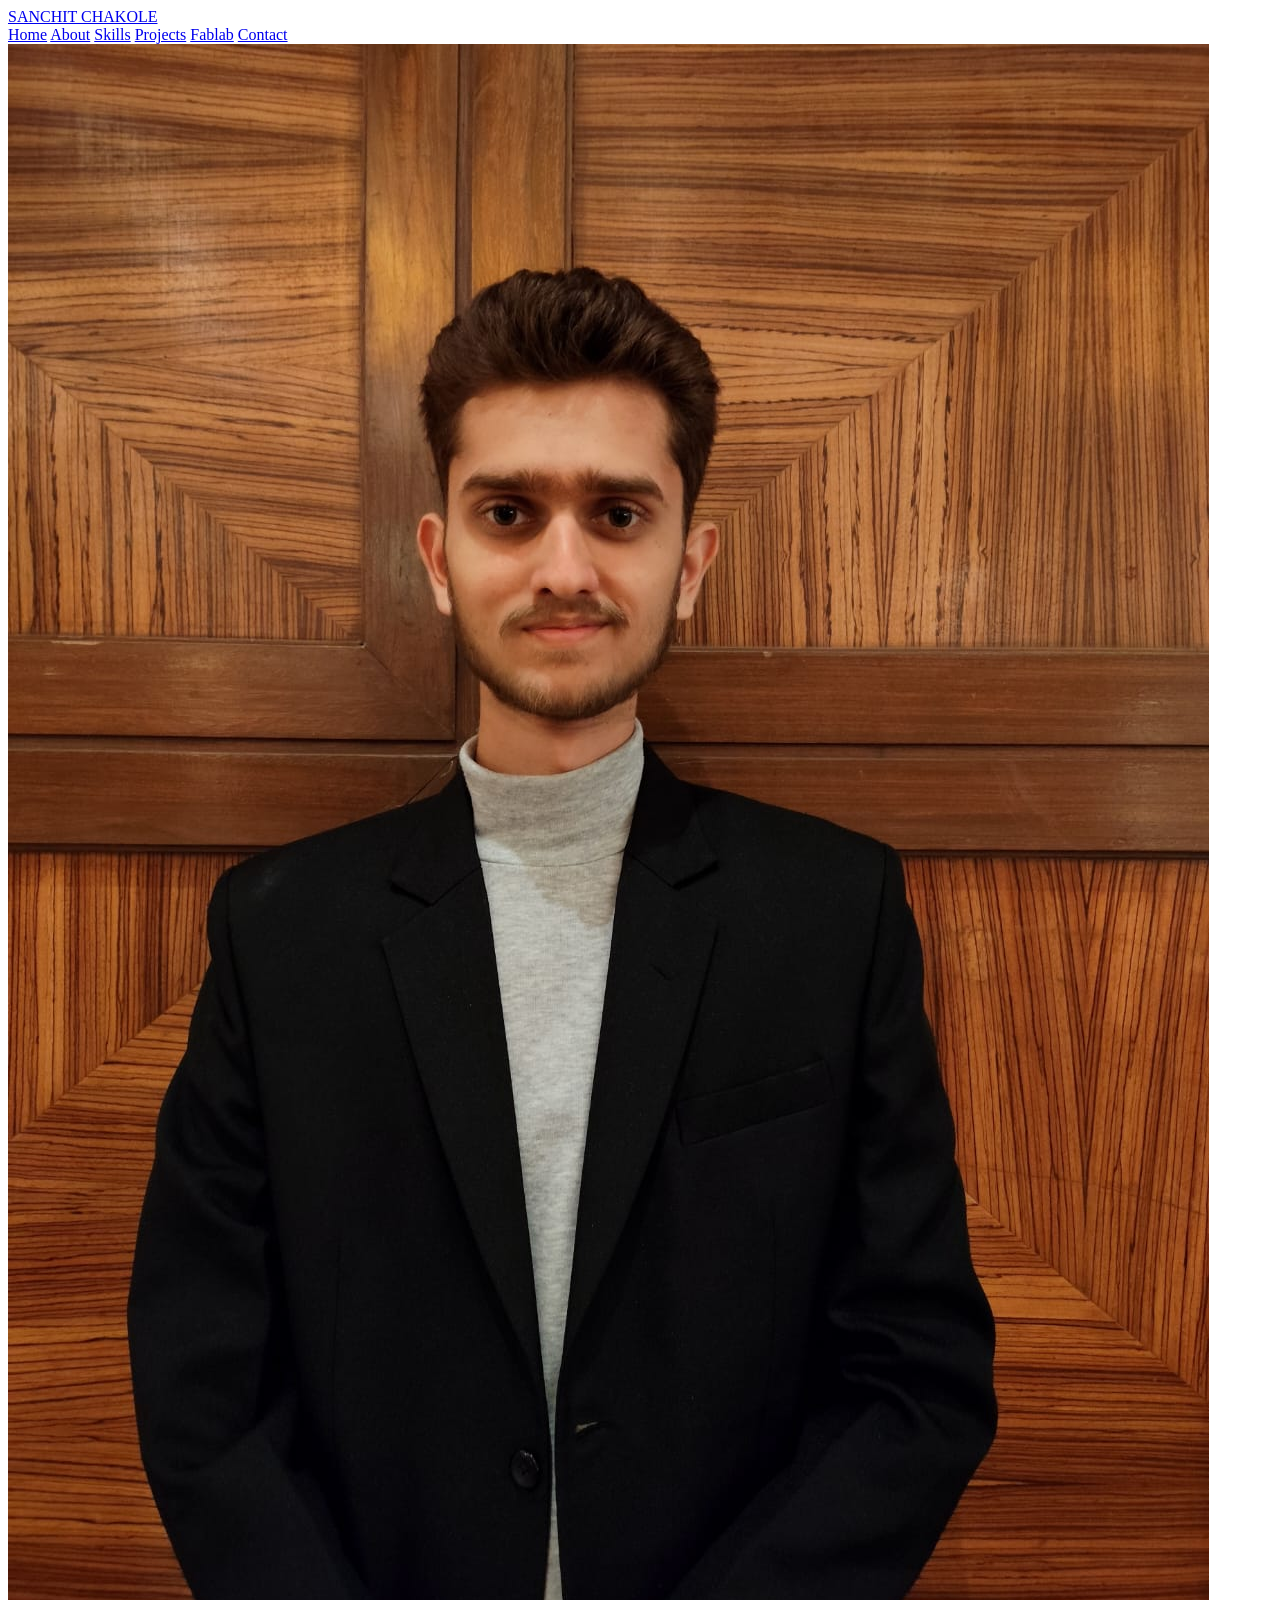
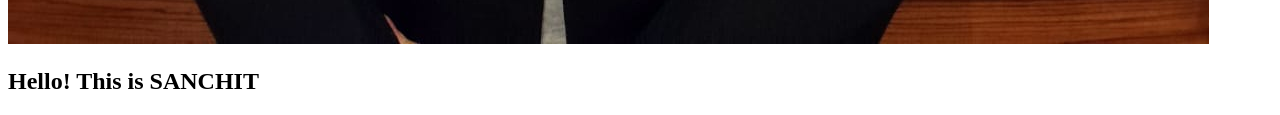
<file: StudentPortfolio.html>
<!DOCTYPE html>
<html lang="en">
<head>
    
    <title>Portfolio</title>
</head>
<body>
    <header>
        <a href="#" class="logo" >SANCHIT CHAKOLE</a>
        <link rel="stylesheet" href="Spark .css">
        <script src="Spark.js"></script>
  
        <nav>
            <a href="#" class="spark-tab">Home</a>
            <a href="#" class="spark-tab">About</a>
            <a href="#" class="spark-tab">Skills</a>
            <a href="#" class="spark-tab">Projects</a>
            <a href="#" class="spark-tab">Fablab</a>
            <a href="#" class="spark-tab">Contact</a>
            </nav>
            </header>
            <section class="home">
                <div class="home-img">
                <img src="a232180b-9935-40e4-9cbb-c742493e6340.jpg" alt="">
                </div>
                <div class="home-content">
                <h1>Hello! This is <span>SANCHIT</span></h1>
                <h3 class="typing-text"







               </div></section>


    
</body>
</html>
</file>
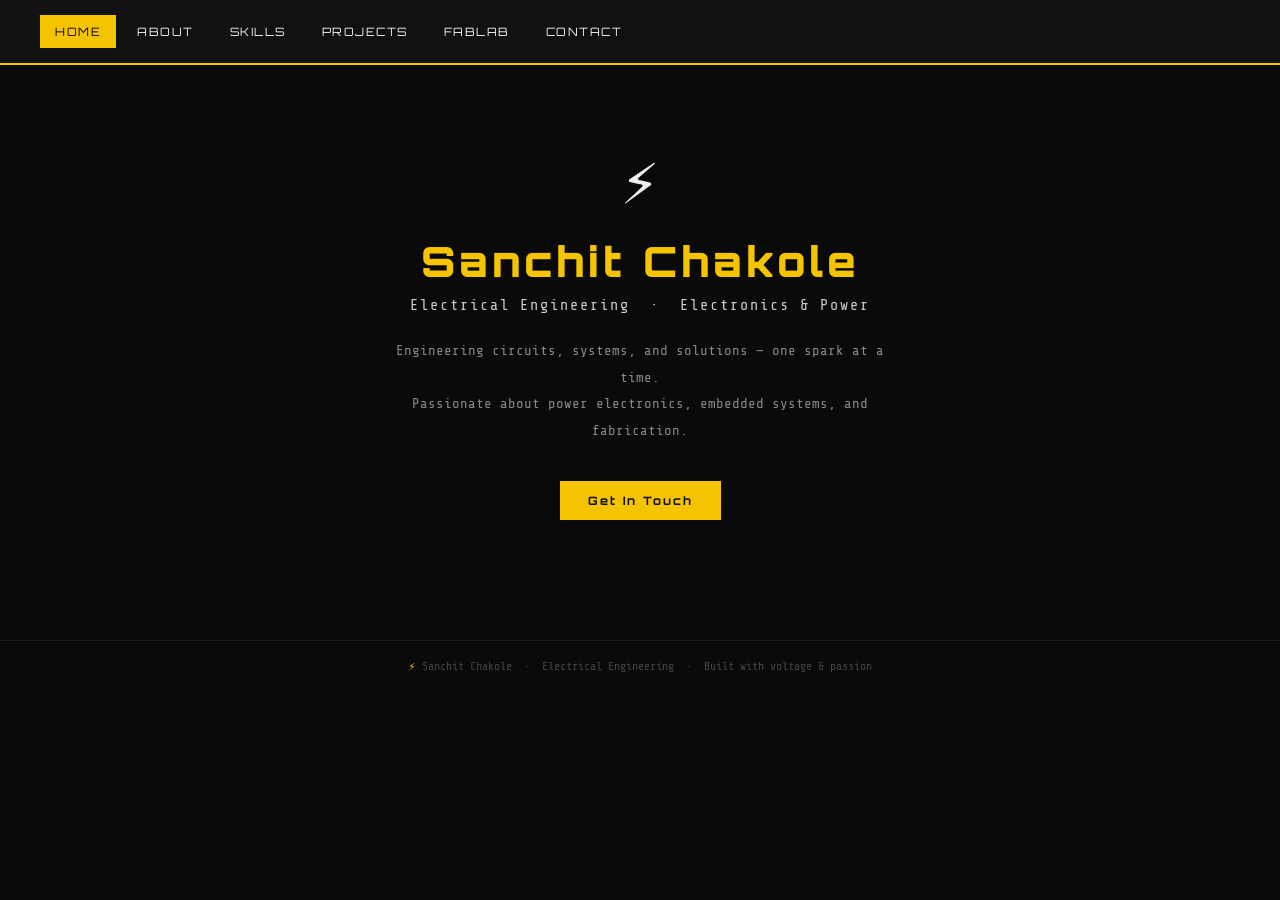
<file: Test.html>
<!DOCTYPE html>
<html lang="en">
<head>
  <meta charset="UTF-8" />
  <meta name="viewport" content="width=device-width, initial-scale=1.0"/>
  <title>Sanchit Chakole | Portfolio</title>
  <link href="https://fonts.googleapis.com/css2?family=Orbitron:wght@400;700;900&family=Share+Tech+Mono&display=swap" rel="stylesheet"/>
  <style>
    * { margin: 0; padding: 0; box-sizing: border-box; }

    :root {
      --black: #0a0a0a;
      --dark: #111111;
      --yellow: #f5c400;
      --yellow-light: #ffe566;
      --white: #f0f0f0;
    }

    body {
      background: var(--black);
      color: var(--white);
      font-family: 'Share Tech Mono', monospace;
      min-height: 100vh;
    }

    /* ── HEADER ── */
    header {
      background: var(--dark);
      border-bottom: 2px solid var(--yellow);
      padding: 0 40px;
      display: flex;
      align-items: center;
      justify-content: space-between;
      position: sticky;
      top: 0;
      z-index: 100;
      height: 65px;
    }

    .logo {
      font-family: 'Orbitron', sans-serif;
      font-size: 1.2rem;
      color: var(--yellow);
      letter-spacing: 2px;
    }

    .logo span { color: var(--white); }

    /* ── NAV ── */
    nav { display: flex; gap: 6px; }

    nav a {
      position: relative;
      color: var(--white);
      text-decoration: none;
      font-family: 'Orbitron', sans-serif;
      font-size: 0.72rem;
      letter-spacing: 1.5px;
      padding: 8px 14px;
      border: 1px solid transparent;
      text-transform: uppercase;
      transition: color 0.2s, border-color 0.2s;
    }

    nav a:hover { color: var(--yellow); border-color: var(--yellow); }

    nav a.active {
      color: var(--black);
      background: var(--yellow);
      border-color: var(--yellow);
    }

    /* ── SPARK ── */
    .spark-container { position: fixed; pointer-events: none; z-index: 9999; }

    .spark {
      position: absolute;
      border-radius: 50%;
      background: var(--yellow);
      animation: sparkFly 0.55s ease-out forwards;
    }

    @keyframes sparkFly {
      0%   { transform: translate(0,0) scale(1); opacity: 1; }
      100% { transform: translate(var(--dx), var(--dy)) scale(0); opacity: 0; }
    }

    .bolt-pop {
      position: absolute;
      font-size: 22px;
      pointer-events: none;
      animation: boltFade 0.4s ease-out forwards;
    }

    @keyframes boltFade {
      0%   { opacity: 1; transform: scale(1) translateY(0); }
      100% { opacity: 0; transform: scale(1.6) translateY(-10px); }
    }

    /* ── SECTIONS ── */
    section {
      display: none;
      padding: 60px 40px;
      max-width: 960px;
      margin: 0 auto;
      animation: fadeIn 0.35s ease;
    }

    section.active { display: block; }

    @keyframes fadeIn {
      from { opacity: 0; transform: translateY(14px); }
      to   { opacity: 1; transform: translateY(0); }
    }

    .section-title {
      font-family: 'Orbitron', sans-serif;
      font-size: 2rem;
      color: var(--yellow);
      letter-spacing: 3px;
      margin-bottom: 6px;
    }

    .section-title::after {
      content: '';
      display: block;
      width: 55px;
      height: 3px;
      background: var(--yellow);
      margin-top: 8px;
    }

    .sub-text { color: #777; font-size: 0.82rem; margin: 10px 0 30px; }

    /* ── HOME ── */
    #home { text-align: center; padding-top: 80px; }

    .home-bolt {
      font-size: 4rem;
      animation: glow 1.6s infinite alternate;
    }

    @keyframes glow {
      from { text-shadow: 0 0 8px var(--yellow); }
      to   { text-shadow: 0 0 30px var(--yellow), 0 0 60px #f5c40077; }
    }

    .home-name {
      font-family: 'Orbitron', sans-serif;
      font-size: 2.6rem;
      font-weight: 900;
      color: var(--yellow);
      letter-spacing: 4px;
      margin: 16px 0 10px;
    }

    .home-role { font-size: 0.95rem; color: #ccc; letter-spacing: 2px; margin-bottom: 24px; }

    .home-desc {
      font-size: 0.88rem;
      color: #888;
      max-width: 520px;
      margin: 0 auto 36px;
      line-height: 1.9;
    }

    .btn {
      display: inline-block;
      background: var(--yellow);
      color: var(--black);
      font-family: 'Orbitron', sans-serif;
      font-size: 0.72rem;
      letter-spacing: 2px;
      padding: 12px 28px;
      border: none;
      font-weight: 700;
      cursor: pointer;
      transition: background 0.2s, transform 0.1s;
    }

    .btn:hover { background: var(--yellow-light); transform: scale(1.04); }

    /* ── ABOUT ── */
    .about-grid {
      display: grid;
      grid-template-columns: 1fr 1fr;
      gap: 20px;
    }

    .card {
      background: var(--dark);
      border-left: 3px solid var(--yellow);
      padding: 20px;
    }

    .card h3 {
      font-family: 'Orbitron', sans-serif;
      font-size: 0.78rem;
      color: var(--yellow);
      letter-spacing: 2px;
      margin-bottom: 10px;
    }

    .card p { font-size: 0.83rem; color: #aaa; line-height: 1.8; }

    /* ── SKILLS ── */
    .skills-grid {
      display: grid;
      grid-template-columns: repeat(auto-fill, minmax(200px, 1fr));
      gap: 16px;
    }

    .skill-item {
      background: var(--dark);
      border: 1px solid #222;
      padding: 16px;
      transition: border-color 0.2s;
    }

    .skill-item:hover { border-color: var(--yellow); }

    .skill-name {
      font-family: 'Orbitron', sans-serif;
      font-size: 0.72rem;
      color: var(--yellow);
      letter-spacing: 1px;
      margin-bottom: 10px;
    }

    .bar { height: 4px; background: #222; }
    .bar-fill { height: 100%; background: var(--yellow); }

    /* ── PROJECTS ── */
    .projects-grid {
      display: grid;
      grid-template-columns: repeat(auto-fill, minmax(250px, 1fr));
      gap: 20px;
    }

    .project-card {
      background: var(--dark);
      border: 1px solid #222;
      padding: 22px;
      transition: border-color 0.2s, transform 0.2s;
    }

    .project-card:hover { border-color: var(--yellow); transform: translateY(-4px); }

    .project-card h3 {
      font-family: 'Orbitron', sans-serif;
      font-size: 0.8rem;
      color: var(--yellow);
      margin-bottom: 10px;
      letter-spacing: 1px;
    }

    .project-card p { font-size: 0.82rem; color: #999; line-height: 1.7; }

    .tag {
      display: inline-block;
      border: 1px solid var(--yellow);
      color: var(--yellow);
      font-size: 0.62rem;
      padding: 2px 8px;
      margin: 8px 3px 0 0;
      letter-spacing: 1px;
    }

    /* ── FABLAB ── */
    .fablab-box {
      background: var(--dark);
      border: 1px solid var(--yellow);
      padding: 24px;
    }

    .fablab-box p { font-size: 0.86rem; color: #aaa; line-height: 1.9; }

    .tools { display: flex; flex-wrap: wrap; gap: 10px; margin-top: 20px; }

    .tool {
      background: #0f0f00;
      border: 1px solid var(--yellow);
      color: var(--yellow);
      font-family: 'Orbitron', sans-serif;
      font-size: 0.68rem;
      padding: 6px 14px;
      letter-spacing: 1px;
    }

    /* ── CONTACT ── */
    .contact-list { display: flex; flex-direction: column; gap: 14px; }

    .contact-item {
      display: flex;
      align-items: center;
      gap: 14px;
      background: var(--dark);
      border-left: 3px solid var(--yellow);
      padding: 14px 20px;
      font-size: 0.86rem;
      color: #ccc;
    }

    .contact-item .ico { font-size: 1.2rem; width: 26px; text-align: center; }
    .contact-item a { color: var(--yellow); text-decoration: none; }
    .contact-item a:hover { text-decoration: underline; }

    /* ── FOOTER ── */
    footer {
      text-align: center;
      padding: 18px;
      font-size: 0.73rem;
      color: #444;
      border-top: 1px solid #1a1a1a;
      margin-top: 60px;
    }

    footer span { color: var(--yellow); }
  </style>
</head>
<body>

<header>
    <nav id="mainNav">
    <a href="#" class="nav-link active" data-target="home">Home</a>
    <a href="#" class="nav-link" data-target="about">About</a>
    <a href="#" class="nav-link" data-target="skills">Skills</a>
    <a href="#" class="nav-link" data-target="projects">Projects</a>
    <a href="#" class="nav-link" data-target="fablab">Fablab</a>
    <a href="#" class="nav-link" data-target="contact">Contact</a>
  </nav>
</header>

<div class="spark-container" id="sparkBox"></div>

<!-- HOME -->
<section id="home" class="active">
  <div class="home-bolt">⚡</div>
  <div class="home-name">Sanchit Chakole</div>
  <div class="home-role">Electrical Engineering &nbsp;·&nbsp; Electronics &amp; Power</div>
  <div class="home-desc">
    Engineering circuits, systems, and solutions — one spark at a time.<br/>
    Passionate about power electronics, embedded systems, and fabrication.
  </div>
  <button class="btn" onclick="goTo('contact')">Get In Touch</button>
</section>

<!-- ABOUT -->
<section id="about">
  <div class="section-title">About</div>
  <div class="sub-text">// who I am</div>
  <div class="about-grid">
    <div class="card">
      <h3>⚡ Background</h3>
      <p>I'm Sanchit Chakole, an Electrical Engineering student specialising in Electronics and Power. I love exploring how electricity powers the modern world — from microcontrollers to high-voltage systems.</p>
    </div>
    <div class="card">
      <h3>🎓 Education</h3>
      <p>B.E. Electrical Engineering (Electronics & Power)<br/>Focused on practical projects, lab work, and hands-on fabrication.</p>
    </div>
    <div class="card">
      <h3>🔧 Interests</h3>
      <p>Power Electronics · Embedded Systems · Circuit Design · PCB Fabrication · IoT · Automation · Renewable Energy</p>
    </div>
    <div class="card">
      <h3>🌟 Goal</h3>
      <p>To build impactful electronic solutions and contribute to sustainable power systems and smart automation.</p>
    </div>
  </div>
</section>

<!-- SKILLS -->
<section id="skills">
  <div class="section-title">Skills</div>
  <div class="sub-text">// tools & technologies</div>
  <div class="skills-grid">
    <div class="skill-item"><div class="skill-name">Circuit Design</div><div class="bar"><div class="bar-fill" style="width:85%"></div></div></div>
    <div class="skill-item"><div class="skill-name">Power Electronics</div><div class="bar"><div class="bar-fill" style="width:80%"></div></div></div>
    <div class="skill-item"><div class="skill-name">Arduino / ESP32</div><div class="bar"><div class="bar-fill" style="width:78%"></div></div></div>
    <div class="skill-item"><div class="skill-name">MATLAB / Simulink</div><div class="bar"><div class="bar-fill" style="width:72%"></div></div></div>
    <div class="skill-item"><div class="skill-name">PCB Design (KiCad)</div><div class="bar"><div class="bar-fill" style="width:68%"></div></div></div>
    <div class="skill-item"><div class="skill-name">Python</div><div class="bar"><div class="bar-fill" style="width:65%"></div></div></div>
    <div class="skill-item"><div class="skill-name">3D Modelling</div><div class="bar"><div class="bar-fill" style="width:60%"></div></div></div>
    <div class="skill-item"><div class="skill-name">Soldering & Prototyping</div><div class="bar"><div class="bar-fill" style="width:90%"></div></div></div>
  </div>
</section>

<!-- PROJECTS -->
<section id="projects">
  <div class="section-title">Projects</div>
  <div class="sub-text">// things I've built</div>
  <div class="projects-grid">
    <div class="project-card">
      <h3>⚡ Smart Energy Meter</h3>
      <p>IoT-based energy monitoring system using ESP32 that logs power consumption in real-time to a web dashboard.</p>
      <span class="tag">ESP32</span><span class="tag">IoT</span><span class="tag">Power</span>
    </div>
    <div class="project-card">
      <h3>🔋 Solar MPPT Controller</h3>
      <p>Designed and simulated a Maximum Power Point Tracking controller for solar panels using MATLAB Simulink.</p>
      <span class="tag">MATLAB</span><span class="tag">Solar</span><span class="tag">MPPT</span>
    </div>
    <div class="project-card">
      <h3>🤖 Line Follower Robot</h3>
      <p>Built a robot with IR sensors and motor control circuit that autonomously follows a line on the floor.</p>
      <span class="tag">Arduino</span><span class="tag">Robotics</span><span class="tag">C++</span>
    </div>
    <div class="project-card">
      <h3>🔌 DC-DC Boost Converter</h3>
      <p>Designed a PCB-level boost converter to step up 5V to 12V, verified on oscilloscope with 92% efficiency.</p>
      <span class="tag">PCB</span><span class="tag">KiCad</span><span class="tag">Power</span>
    </div>
  </div>
</section>

<!-- FABLAB -->
<section id="fablab">
  <div class="section-title">Fablab</div>
  <div class="sub-text">// fabrication & making</div>
  <div class="fablab-box">
    <p>
      I actively work in the Fabrication Laboratory, designing and prototyping electronic and mechanical systems.
      The Fablab is my creative space — turning ideas into real, working hardware using modern digital fabrication tools.
      From laser cutting enclosures to 3D-printing mounts and etching PCBs, I enjoy the full cycle from design to physical prototype.
    </p>
    <div class="tools">
      <div class="tool">Web Developement</div>
      <div class="tool">CAC Cutting</div>
      <div class="tool">PCB Design</div>
      <div class="tool">3D-Printing</div>
      <div class="tool">AI-ML</div>
      <div class="tool">Cybersecurity</div>
      <div class="tool">Fusion 360</div>
      <div class="tool">Networking</div>
      <div class="tool">Java</div>
      <div class="tool">UI/UX</div>
      
      


    </div>
  </div>
</section>

<!-- CONTACT -->
<section id="contact">
  <div class="section-title">Contact</div>
  <div class="sub-text">// let's connect</div>
  <div class="contact-list">
    <div class="contact-item"><span class="ico"></span>Email: <a href="chakolesanchit07@gmail.com">chakolesanchit07@gmail.com</a></div>
    <div class="contact-item"><span class="ico"></span>LinkedIn: <a href="#">linkedin.com/in/sanchit-chakole</a></div>
    <div class="contact-item"><span class="ico"></span>GitHub: <a href="#">github.com/SaNcHaK-03</a></div>
  </div>
</section>

<footer>
  <span>⚡</span> Sanchit Chakole &nbsp;·&nbsp; Electrical Engineering &nbsp;·&nbsp; Built with voltage &amp; passion
</footer>

<script>
  const links    = document.querySelectorAll('.nav-link');
  const sections = document.querySelectorAll('section');
  const sparkBox = document.getElementById('sparkBox');

  function goTo(target) {
    sections.forEach(s => s.classList.remove('active'));
    links.forEach(l => l.classList.remove('active'));
    document.getElementById(target).classList.add('active');
    const lnk = document.querySelector('[data-target="' + target + '"]');
    if (lnk) lnk.classList.add('active');
  }

  function spawnSpark(x, y) {
    // sparks
    for (let i = 0; i < 14; i++) {
      const el  = document.createElement('div');
      el.className = 'spark';
      const angle = (360 / 14) * i;
      const dist  = 24 + Math.random() * 30;
      const rad   = angle * Math.PI / 180;
      el.style.left = x + 'px';
      el.style.top  = y + 'px';
      el.style.setProperty('--dx', (Math.cos(rad) * dist) + 'px');
      el.style.setProperty('--dy', (Math.sin(rad) * dist) + 'px');
      el.style.background = Math.random() > 0.35 ? '#f5c400' : '#ffffff';
      const sz = (2 + Math.random() * 4) + 'px';
      el.style.width  = sz;
      el.style.height = sz;
      sparkBox.appendChild(el);
      el.addEventListener('animationend', () => el.remove());
    }
    // bolt emoji pop
    const bolt = document.createElement('div');
    bolt.className   = 'bolt-pop';
    bolt.textContent = '⚡';
    bolt.style.left  = (x - 11) + 'px';
    bolt.style.top   = (y - 18) + 'px';
    sparkBox.appendChild(bolt);
    bolt.addEventListener('animationend', () => bolt.remove());
  }

  links.forEach(link => {
    link.addEventListener('click', function(e) {
      e.preventDefault();
      const r  = this.getBoundingClientRect();
      spawnSpark(r.left + r.width / 2, r.top + r.height / 2);
      goTo(this.dataset.target);
    });
  });
</script>
</body>
</html>
</file>
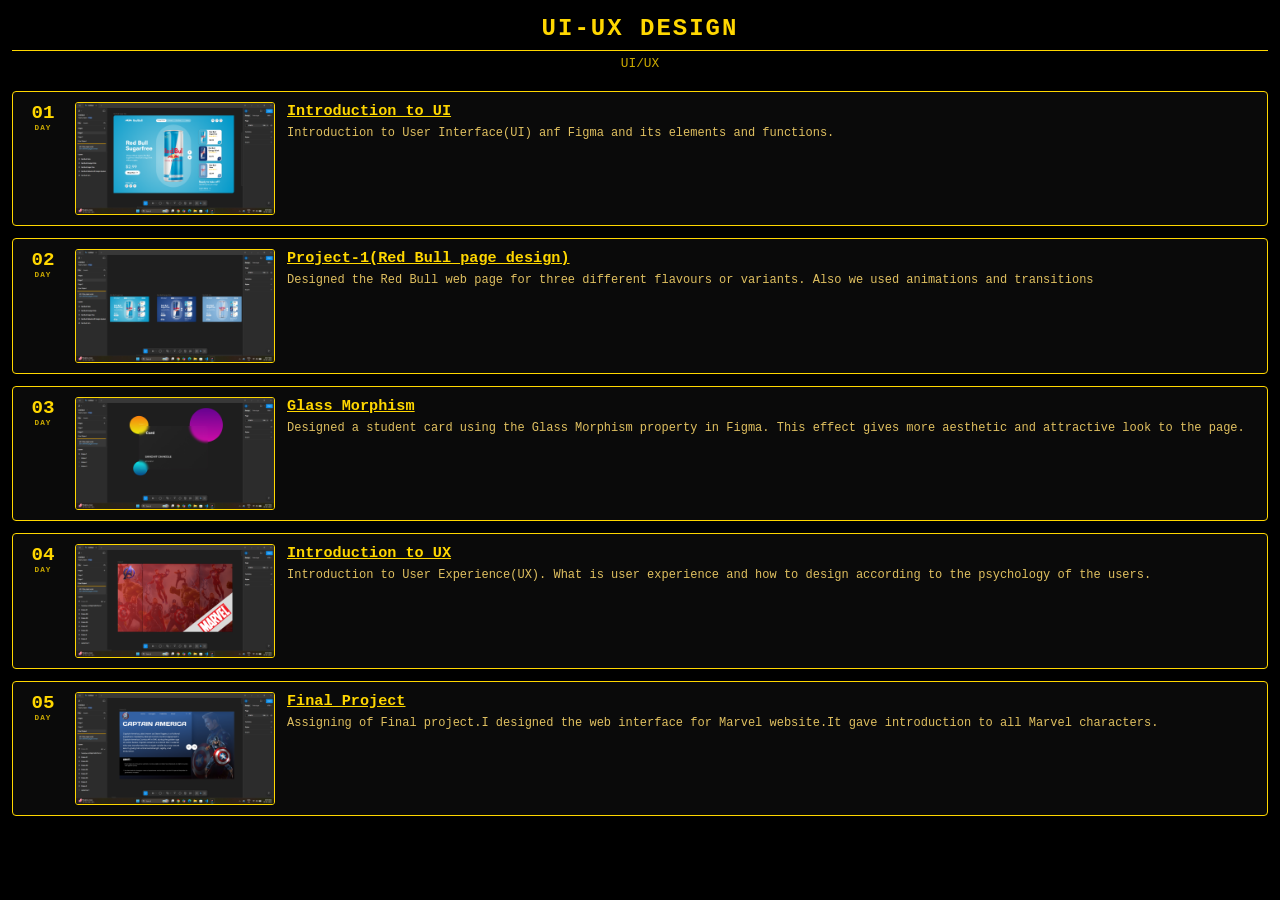
<file: uiux.html>
<!DOCTYPE html>
<html lang="en">
<head>
  <meta charset="UTF-8">
  <title>Web Dev Journey - FABLAB</title>
  <style>
    * { margin: 0; padding: 0; box-sizing: border-box; }

    body {
      background-color: #000;
      color: #FFD700;
      font-family: 'Courier New', monospace;
      padding: 15px 12px;
    }

    h1 { text-align: center; font-size: 1.5em; letter-spacing: 2px; margin-bottom: 5px; text-transform: uppercase; border-bottom: 1px solid #FFD700; padding-bottom: 8px; }
    .subtitle { text-align: center; font-size: 0.8em; color: #ccaa00; margin-bottom: 20px; }
    .day-card { display: flex; align-items: flex-start; gap: 12px; border: 1px solid #FFD700; border-radius: 4px; padding: 10px; margin-bottom: 12px; background-color: #0a0a0a; }

    .day-label { min-width: 40px; font-size: 1.2em; font-weight: bold; text-align: center; }
    .day-label span { display: block; font-size: 0.4em; color: #ccaa00; letter-spacing: 1px; }
    .screenshot { width: 200px; min-width: 150px; border: 1px solid #FFD700; border-radius: 3px; }
    .day-info { flex: 1; }
    .day-info h2 { font-size: 0.95em; margin-bottom: 4px; text-decoration: underline; }
    .day-info p { font-size: 0.75em; color: #e0c060; line-height: 1.5; margin-bottom: 5px; }
    .topics { list-style: none; padding: 0; }
    .topics li { font-size: 0.72em; color: #FFD700; padding: 2px 0; }
    .topics li::before { content: "▶ "; color: #ccaa00; }
    @media (max-width: 600px) { .day-card { flex-direction: column; } .screenshot { width: 100%; } }
  </style>
</head>
<body>

  <h1> UI-UX DESIGN</h1>
  <p class="subtitle"> UI/UX</p>

  <!-- DAY 1 -->
  <div class="day-card">
    <div class="day-label">01<span>DAY</span></div>
    <img src="Day 1 and 2 (1).png" class="screenshot"  alt="Day 1 - Introduction to UI">
    <div class="day-info">
      <h2>Introduction to UI</h2>
      <p>Introduction to User Interface(UI) anf Figma and its elements and functions.</p>
      <ul class="topics">
        
      </ul>
    </div>
  </div>

  <!-- DAY 2 -->
  <div class="day-card">
    <div class="day-label">02<span>DAY</span></div>
    <img src="Day 1 and 2 (2).png"  class="screenshot"alt="Day 2 - Project 1 ">
    <div class="day-info">
      <h2>Project-1(Red Bull page design)</h2>
      <p>Designed the Red Bull web page for three different flavours or variants. Also we used animations and transitions</p>
      <ul class="topics">
        
      </ul>
    </div>
  </div>

  <!-- DAY 3 -->
  <div class="day-card">
    <div class="day-label">03<span>DAY</span></div>
    <img src="Day3.png" class="screenshot" alt="Day 3 -Glass">
    <div class="day-info">
      <h2>Glass Morphism</h2>
      <p>Designed a student card using the Glass Morphism property in Figma. This effect gives more aesthetic and attractive look to the page.</p>
      <ul class="topics">
        
      </ul>
    </div>
  </div>

  <!-- DAY 4 -->
  <div class="day-card">
    <div class="day-label">04<span>DAY</span></div>
    <img src="Day5 (2).png" class="screenshot" alt="Day 4">
    <div class="day-info">
      <h2>Introduction to UX</h2>
      <p>Introduction to User Experience(UX). What is user experience and how to design according to the psychology of the users.</p>
      
    </div>
  </div>

  <!-- DAY 5 -->
  <div class="day-card">
    <div class="day-label">05<span>DAY</span></div>
    <img src="Day5 (1).png" class="screenshot" alt="Day 5">
    <div class="day-info">
      <h2>Final Project</h2>
      <p>Assigning of Final project.I designed the web interface for Marvel website.It gave introduction to all Marvel characters.</p>
      
    </div>
  </div>


</body>
</html>
</file>
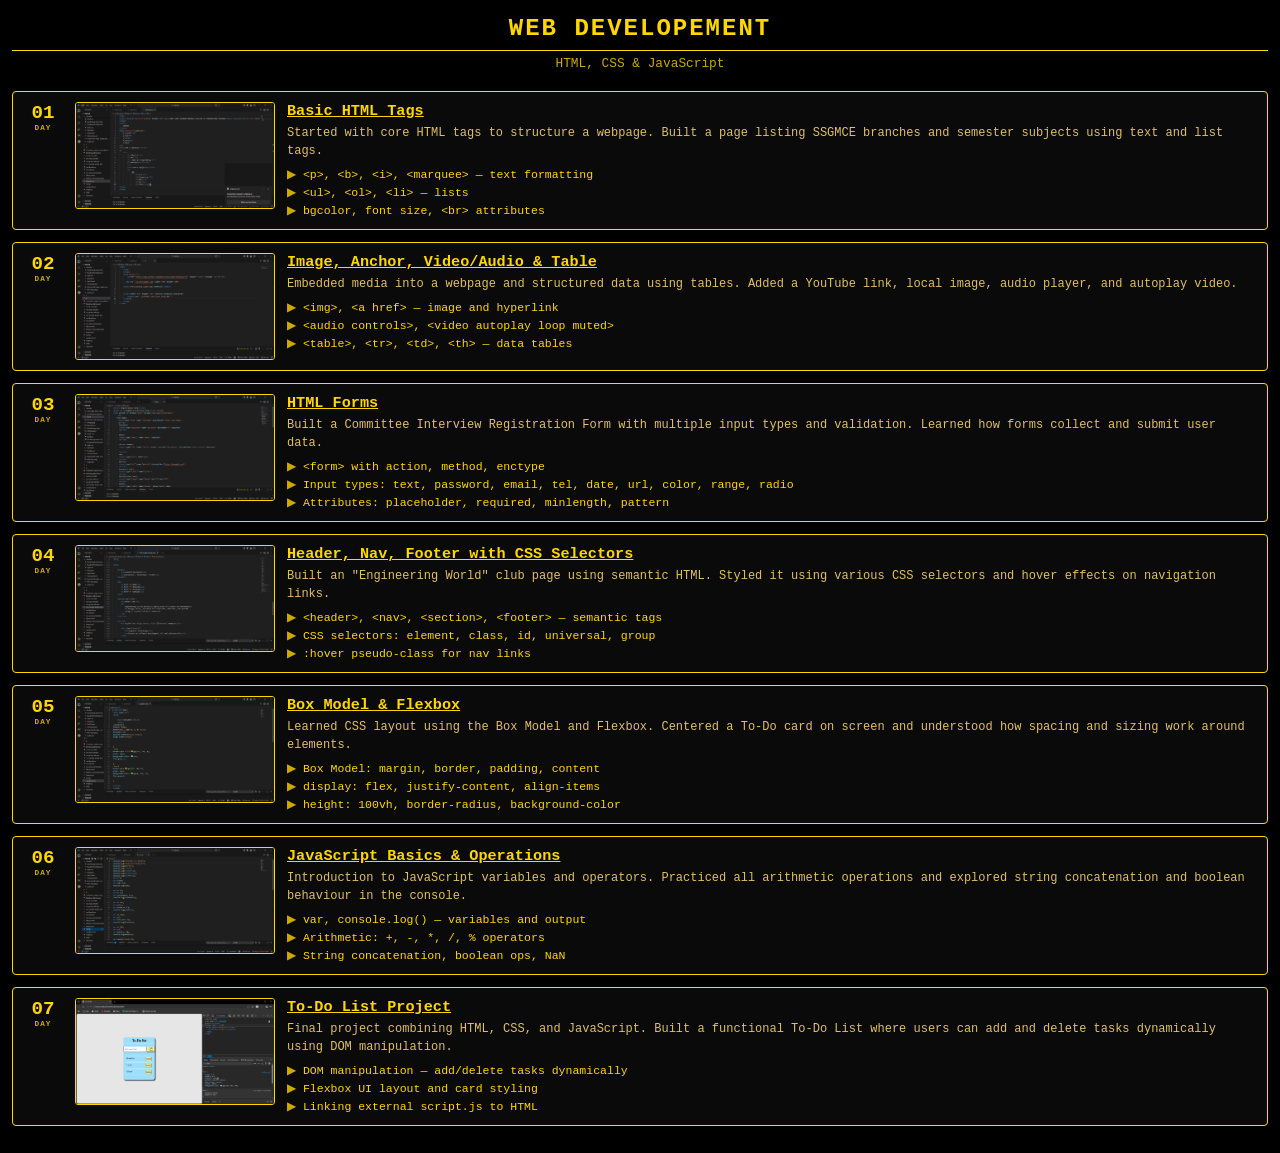
<file: web.html>
<!DOCTYPE html>
<html lang="en">
<head>
  <meta charset="UTF-8">
  <title>Web Dev Journey - FABLAB</title>
  <style>
    * { margin: 0; padding: 0; box-sizing: border-box; }

    body {
      background-color: #000;
      color: #FFD700;
      font-family: 'Courier New', monospace;
      padding: 15px 12px;
    }

    h1 { text-align: center; font-size: 1.5em; letter-spacing: 2px; margin-bottom: 5px; text-transform: uppercase; border-bottom: 1px solid #FFD700; padding-bottom: 8px; }
    .subtitle { text-align: center; font-size: 0.8em; color: #ccaa00; margin-bottom: 20px; }
    .day-card { display: flex; align-items: flex-start; gap: 12px; border: 1px solid #FFD700; border-radius: 4px; padding: 10px; margin-bottom: 12px; background-color: #0a0a0a; }

    .day-label { min-width: 40px; font-size: 1.2em; font-weight: bold; text-align: center; }
    .day-label span { display: block; font-size: 0.4em; color: #ccaa00; letter-spacing: 1px; }
    .screenshot { width: 200px; min-width: 150px; border: 1px solid #FFD700; border-radius: 3px; }
    .day-info { flex: 1; }
    .day-info h2 { font-size: 0.95em; margin-bottom: 4px; text-decoration: underline; }
    .day-info p { font-size: 0.75em; color: #e0c060; line-height: 1.5; margin-bottom: 5px; }
    .topics { list-style: none; padding: 0; }
    .topics li { font-size: 0.72em; color: #FFD700; padding: 2px 0; }
    .topics li::before { content: "▶ "; color: #ccaa00; }
    @media (max-width: 600px) { .day-card { flex-direction: column; } .screenshot { width: 100%; } }
  </style>
</head>
<body>

  <h1> Web Developement</h1>
  <p class="subtitle"> HTML, CSS & JavaScript</p>

  <!-- DAY 1 -->
  <div class="day-card">
    <div class="day-label">01<span>DAY</span></div>
    <img src="WD-day1.png" class="screenshot"  alt="Day 1 - HTML Basics">
    <div class="day-info">
      <h2>Basic HTML Tags</h2>
      <p>Started with core HTML tags to structure a webpage. Built a page listing SSGMCE branches and semester subjects using text and list tags.</p>
      <ul class="topics">
        <li>&lt;p&gt;, &lt;b&gt;, &lt;i&gt;, &lt;marquee&gt; — text formatting</li>
        <li>&lt;ul&gt;, &lt;ol&gt;, &lt;li&gt; — lists</li>
        <li>bgcolor, font size, &lt;br&gt; attributes</li>
      </ul>
    </div>
  </div>

  <!-- DAY 2 -->
  <div class="day-card">
    <div class="day-label">02<span>DAY</span></div>
    <img src="Screenshot 2026-03-21 223655.png"  class="screenshot"alt="Day 2 - Media & Table">
    <div class="day-info">
      <h2>Image, Anchor, Video/Audio & Table</h2>
      <p>Embedded media into a webpage and structured data using tables. Added a YouTube link, local image, audio player, and autoplay video.</p>
      <ul class="topics">
        <li>&lt;img&gt;, &lt;a href&gt; — image and hyperlink</li>
        <li>&lt;audio controls&gt;, &lt;video autoplay loop muted&gt;</li>
        <li>&lt;table&gt;, &lt;tr&gt;, &lt;td&gt;, &lt;th&gt; — data tables</li>
      </ul>
    </div>
  </div>

  <!-- DAY 3 -->
  <div class="day-card">
    <div class="day-label">03<span>DAY</span></div>
    <img src="Screenshot 2026-03-21 224158.png" class="screenshot" alt="Day 3 - Forms">
    <div class="day-info">
      <h2>HTML Forms</h2>
      <p>Built a Committee Interview Registration Form with multiple input types and validation. Learned how forms collect and submit user data.</p>
      <ul class="topics">
        <li>&lt;form&gt; with action, method, enctype</li>
        <li>Input types: text, password, email, tel, date, url, color, range, radio</li>
        <li>Attributes: placeholder, required, minlength, pattern</li>
      </ul>
    </div>
  </div>

  <!-- DAY 4 -->
  <div class="day-card">
    <div class="day-label">04<span>DAY</span></div>
    <img src="Screenshot 2026-03-21 230708.png" class="screenshot" alt="Day 4 - CSS Header Nav Footer">
    <div class="day-info">
      <h2>Header, Nav, Footer with CSS Selectors</h2>
      <p>Built an "Engineering World" club page using semantic HTML. Styled it using various CSS selectors and hover effects on navigation links.</p>
      <ul class="topics">
        <li>&lt;header&gt;, &lt;nav&gt;, &lt;section&gt;, &lt;footer&gt; — semantic tags</li>
        <li>CSS selectors: element, class, id, universal, group</li>
        <li>:hover pseudo-class for nav links</li>
      </ul>
    </div>
  </div>

  <!-- DAY 5 -->
  <div class="day-card">
    <div class="day-label">05<span>DAY</span></div>
    <img src="Screenshot 2026-03-21 234546.png" class="screenshot" alt="Day 5 - Box Model Flexbox">
    <div class="day-info">
      <h2>Box Model & Flexbox</h2>
      <p>Learned CSS layout using the Box Model and Flexbox. Centered a To-Do card on screen and understood how spacing and sizing work around elements.</p>
      <ul class="topics">
        <li>Box Model: margin, border, padding, content</li>
        <li>display: flex, justify-content, align-items</li>
        <li>height: 100vh, border-radius, background-color</li>
      </ul>
    </div>
  </div>

  <!-- DAY 6 -->
  <div class="day-card">
    <div class="day-label">06<span>DAY</span></div>
    <img src="Screenshot 2026-03-21 225907.png" class="screenshot" alt="Day 6 - JavaScript Basics">
    <div class="day-info">
      <h2>JavaScript Basics & Operations</h2>
      <p>Introduction to JavaScript variables and operators. Practiced all arithmetic operations and explored string concatenation and boolean behaviour in the console.</p>
      <ul class="topics">
        <li>var, console.log() — variables and output</li>
        <li>Arithmetic: +, -, *, /, % operators</li>
        <li>String concatenation, boolean ops, NaN</li>
      </ul>
    </div>
  </div>

  <!-- DAY 7 -->
  <div class="day-card">
    <div class="day-label">07<span>DAY</span></div>
    <img src="Screenshot 2026-03-21 225757.png" class="screenshot" alt="Day 7 - To-Do List Project">
    <div class="day-info">
      <h2>To-Do List Project</h2>
      <p>Final project combining HTML, CSS, and JavaScript. Built a functional To-Do List where users can add and delete tasks dynamically using DOM manipulation.</p>
      <ul class="topics">
        <li>DOM manipulation — add/delete tasks dynamically</li>
        <li>Flexbox UI layout and card styling</li>
        <li>Linking external script.js to HTML</li>
      </ul>
    </div>
  </div>

</body>
</html>
</file>
<file: Spark .css>
/* The Screen Shake Keyframes */
@keyframes shake {
  0% { transform: translate(1px, 1px) rotate(0deg); }
  10% { transform: translate(-1px, -2px) rotate(-1deg); }
  20% { transform: translate(-3px, 0px) rotate(1deg); }
  30% { transform: translate(3px, 2px) rotate(0deg); }
  40% { transform: translate(1px, -1px) rotate(1deg); }
  50% { transform: translate(-1px, 2px) rotate(-1deg); }
  60% { transform: translate(-3px, 1px) rotate(0deg); }
  70% { transform: translate(3px, 1px) rotate(-1deg); }
  80% { transform: translate(-1px, -1px) rotate(1deg); }
  90% { transform: translate(1px, 2px) rotate(0deg); }
  100% { transform: translate(1px, -2px) rotate(-1deg); }
}

/* This class will be added/removed by JavaScript */
.apply-shake {
  animation: shake 0.15s cubic-bezier(.36,.07,.19,.97) both;
}
</file>
